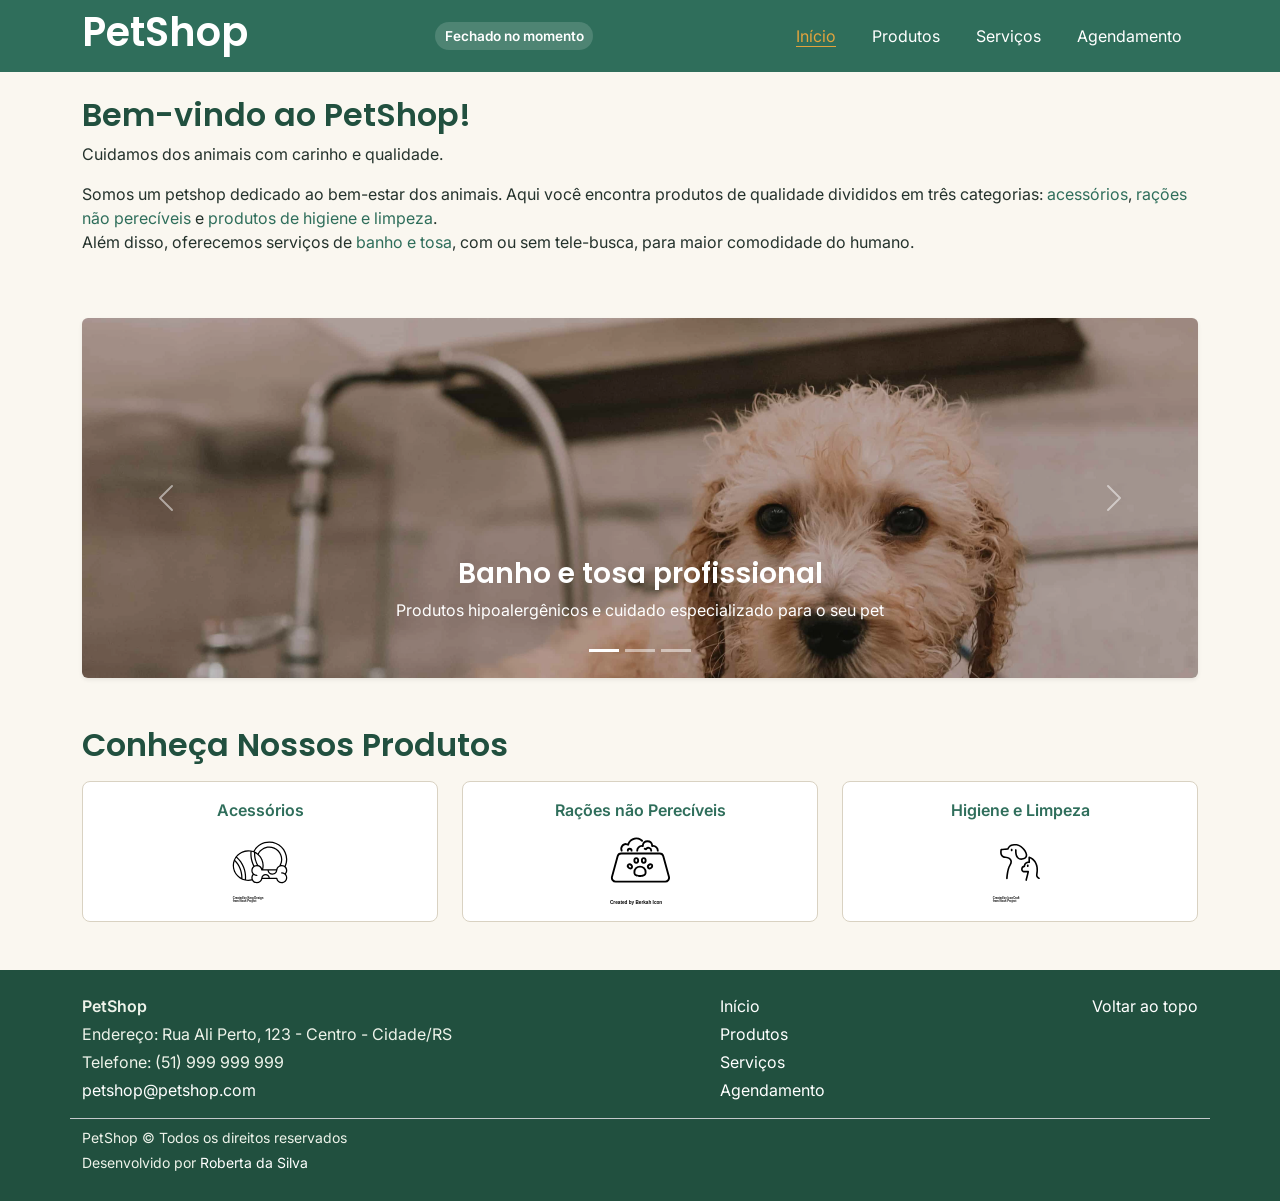
<file: index.html>
<!DOCTYPE html>
<html lang="pt-br">

<head>
  <meta charset="UTF-8">
  <meta name="viewport" content="width=device-width, initial-scale=1.0">
  <title>Início | PetShop</title>

  <!-- bootstrap -->
  <link href="https://cdn.jsdelivr.net/npm/bootstrap@5.3.3/dist/css/bootstrap.min.css" rel="stylesheet">
  <!-- fontes -->
  <link rel="preconnect" href="https://fonts.googleapis.com">
  <link rel="preconnect" href="https://fonts.gstatic.com" crossorigin>
  <link href="https://fonts.googleapis.com/css2?family=Inter:opsz@14..32&family=Poppins:wght@400;600&display=swap" rel="stylesheet">
  <!-- css -->
  <link rel="stylesheet" href="./src/css/style.css">
</head>

<body>
  <!-- acessibilidade: link para pular direto para o conteudo principal -->
  <a class="link-pular-conteudo" href="#conteudo">Pular para o conteúdo principal</a>

  <header id="header" class="header">
    <!-- nova div para manter o conteudo posicionado -->
    <div class="container d-flex flex-wrap align-items-center justify-content-between gap-3 py-2">

      <h1><a href="./index.html">PetShop</a></h1>

      <!-- tag com status de funcionamento de acordo com horario, atualizada com javascript -->
      <span id="status-funcionamento" class="status-funcionamento" role="status">
        Verificando horário...
      </span>


      <nav aria-label="Navegação primária">
        <ul class="nav gap-1">
          <li class="nav-item">
            <a class="nav-link" href="./index.html">Início</a>
          </li>
          <li class="nav-item">
            <a class="nav-link" href="./produtos.html">Produtos</a>
          </li>
          <li class="nav-item">
            <a class="nav-link" href="./servicos.html">Serviços</a>
          </li>
          <li class="nav-item">
            <a class="nav-link" href="./agendamento.html">Agendamento</a>
          </li>
        </ul>
      </nav>
    </div>
  </header>

  <main id="conteudo">
    <section class="container py-4">
      <h2>Bem-vindo ao PetShop!</h2>
      <p>Cuidamos dos animais com carinho e qualidade.</p>

      <p>Somos um petshop dedicado ao bem-estar dos animais. Aqui você encontra produtos de qualidade divididos em três categorias: <a href="produtos.html#acessorios">acessórios</a>, <a href="./produtos.html#racoes">rações não perecíveis</a> e <a href="./produtos.html#higiene">produtos de higiene e limpeza</a>.<br>
        Além disso, oferecemos serviços de <a href="./servicos.html">banho e tosa</a>, com ou sem tele-busca, para maior comodidade do humano.</p>
    </section>

    <!-- carrossel exigido na fase 2, section nova -->
    <section class="container py-4" aria-label="Destaques do Petshop">
      <div id="carrosselDestaques" class="carousel slide carousel-petshop rounded overflow-hidden shadow-sm" data-bs-ride="carousel">

        <div class="carousel-indicators">
          <button type="button" data-bs-target="#carrosselDestaques" data-bs-slide-to="0" class="active" aria-current="true" aria-label="Slide 1: Serviço de banho e tosa"></button>
          <button type="button" data-bs-target="#carrosselDestaques" data-bs-slide-to="1" aria-label="Slide 2: Tele-busca"></button>
          <button type="button" data-bs-target="#carrosselDestaques" data-bs-slide-to="2" aria-label="Slide 3: Produtos"></button>
        </div>

        <div class="carousel-inner">
          <div class="carousel-item active">
            <img src="./src/img/banho-tosa.jpg" class="d-block w-100" alt="Cachorro pequeno tomando banho em uma banheira, durante o serviço de banho e tosa">
            <div class="carousel-caption d-none d-md-block">
              <h3>Banho e tosa profissional</h3>
              <p>Produtos hipoalergênicos e cuidado especializado para o seu pet</p>
            </div>
          </div>

          <div class="carousel-item">
            <img src="./src/img/tele-busca.jpg" class="d-block w-100" alt="Cachorro dentro de um carro olhando pela janela">
            <div class="carousel-caption d-none d-md-block">
              <h3>Tele-busca disponível</h3>
              <p>Buscamos e entregamos seu pet com segurança, sem você sair de casa</p>
            </div>
          </div>

          <div class="carousel-item">
            <img src="./src/img/kit-banho.jpg" class="d-block w-100" alt="Kit de banho para animais com shampoo, escova e toalha">
            <div class="carousel-caption d-none d-md-block">
              <h3>Produtos de qualidade</h3>
              <p>Itens de higiene, rações e acessórios selecionados para o bem-estar do pet</p>
            </div>
          </div>
        </div>

        <button class="carousel-control-prev" type="button" data-bs-target="#carrosselDestaques" data-bs-slide="prev">
          <span class="carousel-control-prev-icon" aria-hidden="true"></span>
          <span class="visually-hidden">Slide anterior</span>
        </button>

        <button class="carousel-control-next" type="button" data-bs-target="#carrosselDestaques" data-bs-slide="next">
          <span class="carousel-control-next-icon" aria-hidden="true"></span>
          <span class="visually-hidden">Próximo slide</span>
        </button>

      </div>
    </section>

    <section class="container py-4">
      <h2>Conheça Nossos Produtos</h2>
      <ul class="row list-unstyled g-4 py-2">
        <li class="col-6 col-md-4">
          <a class="item-produto d-block text-center text-decoration-none p-3 h-100" href="./produtos.html#acessorios">
            <p class="fw-semibold mb-2">Acessórios</p>
            <div><img src="./src/icones/acessorios.svg" alt="" width="60"></div>
          </a>
        </li>

        <li class="col-6 col-md-4">
          <a class="item-produto d-block text-center text-decoration-none p-3 h-100" href="./produtos.html#racoes">
            <p class="fw-semibold mb-2">Rações não Perecíveis</p>
            <div><img src="./src/icones/racao.svg" alt="" width="60"></div>
          </a>
        </li>

        <li class="col-6 col-md-4">
          <a class="item-produto d-block text-center text-decoration-none p-3 h-100" href="./produtos.html#higiene">
            <p class="fw-semibold mb-2">Higiene e Limpeza</p>
            <div><img src="./src/icones/higiene.svg" alt="" width="60"></div>
          </a>
        </li>
      </ul>

    </section>
  </main>

  <footer class="footer py-4">
    <div class="container d-flex flex-wrap justify-content-between gap-3">
      <address class="mb-0">
        <p class="mb-1 fw-semibold">PetShop</p>
        <p class="mb-1">Endereço: Rua Ali Perto, 123 - Centro - Cidade/RS</p>
        <p class="mb-1">Telefone: (51) 999 999 999</p>
        <a href="mailto:petshop@petshop.com">
          petshop@petshop.com
        </a>
      </address>

      <nav aria-label="Links do rodapé">
        <ul class="nav flex-column gap-1">
          <li>
            <a href="./index.html">Início</a>
          </li>
          <li>
            <a href="./produtos.html">Produtos</a>
          </li>
          <li>
            <a href="./servicos.html">Serviços</a>
          </li>
          <li>
            <a href="./agendamento.html">Agendamento</a>
          </li>
        </ul>
      </nav>

      <a href="#header">Voltar ao topo</a>
    </div>

    <!-- nova div para manter o conteudo posicionado -->
    <div class="container mt-3 border-top border-secondary-subtle">
      <p class="mb-1 pt-2 small">PetShop © Todos os direitos reservados</p>
      <p class="mb-1 small">Desenvolvido por <a href="https://github.com/roberta-silva">Roberta da Silva</a></p>
    </div>
  </footer>

  <!-- js bootstrap: para o carrossel funcionar -->
  <script src="https://cdn.jsdelivr.net/npm/bootstrap@5.3.3/dist/js/bootstrap.bundle.min.js"></script>
  <script src="./src/js/script.js"></script>
</body>

</html>
</file>
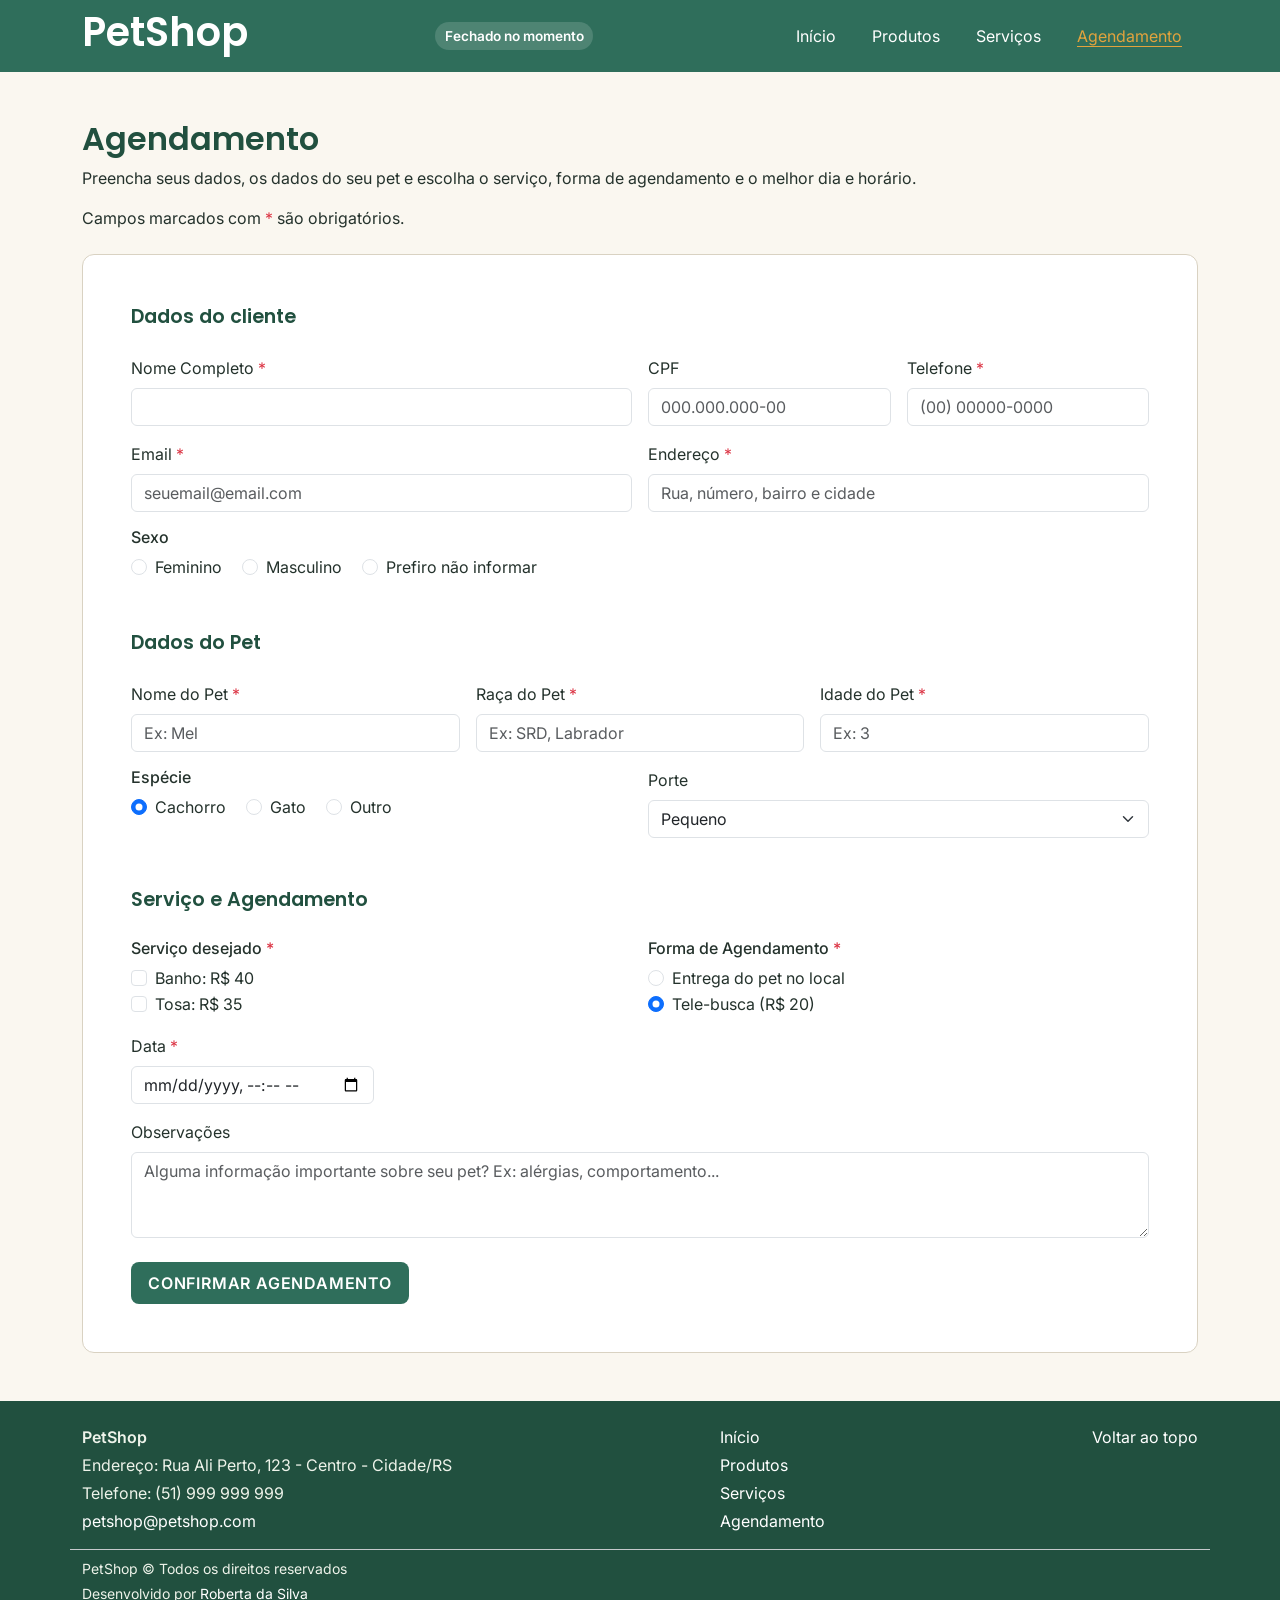
<file: agendamento.html>
<!DOCTYPE html>
<html lang="pt-br">

<head>
  <meta charset="UTF-8">
  <meta name="viewport" content="width=device-width, initial-scale=1.0">
  <title>Agendamento | PetShop</title>

  <!-- bootstrap -->
  <link href="https://cdn.jsdelivr.net/npm/bootstrap@5.3.3/dist/css/bootstrap.min.css" rel="stylesheet">
  <!-- fontes -->
  <link rel="preconnect" href="https://fonts.googleapis.com">
  <link rel="preconnect" href="https://fonts.gstatic.com" crossorigin>
  <link href="https://fonts.googleapis.com/css2?family=Inter:opsz@14..32&family=Poppins:wght@400;600&display=swap" rel="stylesheet">
  <!-- css -->
  <link rel="stylesheet" href="./src/css/style.css">
</head>

<body>
  <a class="link-pular-conteudo" href="#conteudo">Pular para o conteúdo principal</a>

  <header id="header" class="header">
    <!-- nova div para manter o conteudo posicionado -->
    <div class="container d-flex flex-wrap align-items-center justify-content-between gap-3 py-2">

      <h1><a href="./index.html">PetShop</a></h1>

      <span id="status-funcionamento" class="status-funcionamento" role="status">
        Verificando horário...
      </span>

      <nav aria-label="Navegação primária">
        <ul class="nav gap-1">
          <li class="nav-item">
            <a class="nav-link" href="./index.html">Início</a>
          </li>
          <li class="nav-item">
            <a class="nav-link" href="./produtos.html">Produtos</a>
          </li>
          <li class="nav-item">
            <a class="nav-link" href="./servicos.html">Serviços</a>
          </li>
          <li class="nav-item">
            <a class="nav-link" href="./agendamento.html">Agendamento</a>
          </li>
        </ul>
      </nav>
    </div>
  </header>

  <!-- pagina nova para o formulario de agendamento exigido na fase 2 -->
  <main id="conteudo" class="container my-5">
    <section class="mb-4">
      <h2>Agendamento</h2>
      <p>Preencha seus dados, os dados do seu pet e escolha o serviço, forma de agendamento e o melhor dia e horário.</p>
      <p>Campos marcados com <span class="text-danger" aria-hidden="true">*</span><span class="visually-hidden">(obrigatório)</span> são obrigatórios.</p>
    </section>

    <form id="form-agendamento" class="formulario p-4 p-md-5">

      <!-- dados do cliente -->
      <fieldset class="mb-5">
        <legend class="legenda">Dados do cliente</legend>

        <div class="row g-3">

          <div class="col-md-6">
            <label for="nome-cliente" class="form-label">Nome Completo <span class="text-danger">*</span></label>
            <input type="text" class="form-control" id="nome-cliente" name="nome-cliente" maxlength="60" required>
            <div class="invalid-feedback">Informe seu nome completo</div>
          </div>


          <div class="col-md-3">
            <label for="cpf" class="form-label">CPF</label>
            <input type="text" class="form-control" id="cpf" name="cpf" placeholder="000.000.000-00" maxlength="14">
            <div class="invalid-feedback">Informe um CPF válido no formato 000.000.000-00</div>
          </div>


          <div class="col-md-3">
            <label for="telefone" class="form-label">Telefone <span class="text-danger">*</span></label>
            <input type="tel" class="form-control" id="telefone" name="telefone" placeholder="(00) 00000-0000" maxlength="15" required>
            <div class="invalid-feedback">Informe um telefone válido com DDD</div>
          </div>

          <div class="col-md-6">
            <label for="email" class="form-label">Email <span class="text-danger">*</span></label>
            <input type="mail" class="form-control" id="email" name="email" placeholder="seuemail@email.com" maxlength="60" required>
            <div class="invalid-feedback">Informe um email válido</div>
          </div>

          <div class="col-md-6">
            <label for="endereco-cliente" class="form-label">Endereço <span class="text-danger">*</span></label>
            <input type="text" class="form-control" id="endereco-cliente" name="endereco-cliente" maxlength="100" placeholder="Rua, número, bairro e cidade" required>
            <div class="invalid-feedback">Informe seu endereço completo</div>
          </div>

          <div class="col-12">
            <fieldset>
              <legend class="h6 fs-titulo">Sexo</legend>
              <div class="form-check form-check-inline">
                <input class="form-check-input" type="radio" name="sexo" id="sexo-feminino" value="feminino">
                <label class="form-check-label" for="sexo-feminino">Feminino</label>
              </div>

              <div class="form-check form-check-inline">
                <input class="form-check-input" type="radio" name="sexo" id="sexo-masculino" value="masculino">
                <label class="form-check-label" for="sexo-masculino">Masculino</label>
              </div>

              <div class="form-check form-check-inline">
                <input class="form-check-input" type="radio" name="sexo" id="sexo-nao-informar" value="nao-informar">
                <label class="form-check-label" for="sexo-nao-informar">Prefiro não informar</label>
              </div>
            </fieldset>
          </div>
        </div>
      </fieldset>

      <!-- dados do pet -->
      <fieldset class="mb-5">
        <legend class="legenda">Dados do Pet</legend>
        <div class="row g-3">

          <div class="col-md-4">
            <label for="nome-pet" class="form-label">Nome do Pet <span class="text-danger">*</span></label>
            <input type="text" class="form-control" id="nome-pet" name="nome-pet" max="60" placeholder="Ex: Mel" required>
            <div class="invalid-feedback">Informe o nome do pet</div>
          </div>

          <div class="col-md-4">
            <label for="raca-pet" class="form-label">Raça do Pet <span class="text-danger">*</span></label>
            <input type="text" class="form-control" id="raca-pet" name="raca-pet" maxlength="60" placeholder="Ex: SRD, Labrador" required>
            <div class="invalid-feedback">Informe a raça do pet</div>
          </div>

          <div class="col-md-4">
            <label for="idade-pet" class="form-label">Idade do Pet <span class="text-danger">*</span></label>
            <input type="number" class="form-control" id="idade-pet" name="idade-pet" min="0" max="30" placeholder="Ex: 3" required>
            <div class="invalid-feedback">Informe a idade do pet</div>
          </div>

          <div class="col-md-6">
            <fieldset>
              <legend class="h6 fs-titulo">Espécie</legend>

              <div class="form-check form-check-inline">
                <input type="radio" class="form-check-input" name="especie" id="especie-cachorro" checked>
                <label for="especie-cachorro" class="form-check-label">Cachorro</label>
              </div>

              <div class="form-check form-check-inline">
                <input type="radio" class="form-check-input" name="especie" id="especie-gato">
                <label for="especie-gato" class="form-check-label">Gato</label>
              </div>

              <div class="form-check form-check-inline">
                <input type="radio" class="form-check-input" name="especie" id="especie-outro">
                <label for="especie-outro" class="form-check-label">Outro</label>
              </div>
            </fieldset>
          </div>

          <div class="col-md-6">
            <label for="porte-pet" class="form-label">Porte</label>
            <select name="porte-pet" id="porte-pet" class="form-select">
              <option value="pequeno" selected>Pequeno</option>
              <option value="medio">Medio</option>
              <option value="grande">Grande</option>
            </select>
          </div>
        </div>
      </fieldset>

      <!-- servico e agendamento -->
      <fieldset class="mb-4">
        <legend class="legenda">Serviço e Agendamento</legend>

        <div class="row g-3">

          <div class="col-md-6" id="grupo-servicos">
            <fieldset>
              <legend class="h6 fs-titulo">Serviço desejado <span class="text-danger">*</span></legend>
              <div class="form-check">
                <input type="checkbox" name="servico" class="form-check-input" id="servico-banho" value="banho">
                <label for="servico-banho" class="form-check-label">Banho: R$ 40</label>
              </div>

              <div class="form-check">
                <input type="checkbox" name="servico" class="form-check-input" id="servico-tosa" value="tosa">
                <label for="servico-tosa" class="form-check-label">Tosa: R$ 35</label>
              </div>

              <div id="aviso-servico" class="text-danger small" aria-live="polite"></div>
            </fieldset>
          </div>

          <div class="col-md-6">
            <fieldset>
              <legend class="h6 fs-titulo">Forma de Agendamento <span class="text-danger">*</span></legend>

              <div class="form-check">
                <input class="form-check-input" type="radio" name="forma-agendamento" id="agendamento-local" value="local" checked required>
                <label class="form-check-label" for="agendamento-local">Entrega do pet no local</label>
              </div>

              <div class="form-check">
                <input class="form-check-input" type="radio" name="forma-agendamento" id="agendamento-tele-busca" value="tele-busca" checked required>
                <label class="form-check-label" for="agendamento-tele-busca">Tele-busca (R$ 20)</label>
              </div>
            </fieldset>
          </div>

          <div class="col-md-3">
            <label class="form-label" for="data-agendamento">Data <span class="text-danger">*</span></label>
            <input class="form-control" id="data-agendamento" name="data-agendamento" type="datetime-local" min="" required>

            <div id="aviso-data" class="text-danger small" aria-live="polite"></div>
            <div class="invalid-feedback">Escolha uma data válida</div>
          </div>

          <div class="col-12">

            <label for="observacoes" class="form-label">Observações</label>
            <textarea class="form-control" name="observacoes" id="observacoes" rows="3" maxlength="200" placeholder="Alguma informação importante sobre seu pet? Ex: alérgias, comportamento..."></textarea>
          </div>
        </div>
      </fieldset>

      <button type="submit" class="btn btn-petshop btn-lg">Confirmar Agendamento</button>

      <!-- mensagem de sucesso exibida via javascript após o envio do form -->
      <div id="confirmacao-envio" class="alert alert-success mt-4 d-none" role="alert" tabindex="-1"></div>
    </form>
  </main>

  <footer class="footer py-4">
    <div class="container d-flex flex-wrap justify-content-between gap-3">
      <address class="mb-0">
        <p class="mb-1 fw-semibold">PetShop</p>
        <p class="mb-1">Endereço: Rua Ali Perto, 123 - Centro - Cidade/RS</p>
        <p class="mb-1">Telefone: (51) 999 999 999</p>
        <a href="mailto:petshop@petshop.com">
          petshop@petshop.com
        </a>
      </address>

      <nav aria-label="Links do rodapé">
        <ul class="nav flex-column gap-1">
          <li>
            <a href="./index.html">Início</a>
          </li>
          <li>
            <a href="./produtos.html">Produtos</a>
          </li>
          <li>
            <a href="./servicos.html">Serviços</a>
          </li>
          <li>
            <a href="./agendamento.html">Agendamento</a>
          </li>
        </ul>
      </nav>

      <a href="#header">Voltar ao topo</a>
    </div>

    <!-- nova div para manter o conteudo posicionado -->
    <div class="container mt-3 border-top border-secondary-subtle">
      <p class="mb-1 pt-2 small">PetShop © Todos os direitos reservados</p>
      <p class="mb-1 small">Desenvolvido por <a href="https://github.com/roberta-silva">Roberta da Silva</a></p>
    </div>
  </footer>

  <!-- js bootstrap: para o carrossel funcionar -->
  <script src="https://cdn.jsdelivr.net/npm/bootstrap@5.3.3/dist/js/bootstrap.bundle.min.js"></script>
  <script src="./src/js/script.js"></script>
  <script src="./src/js/formulario.js"></script>
</body>


</html>
</file>
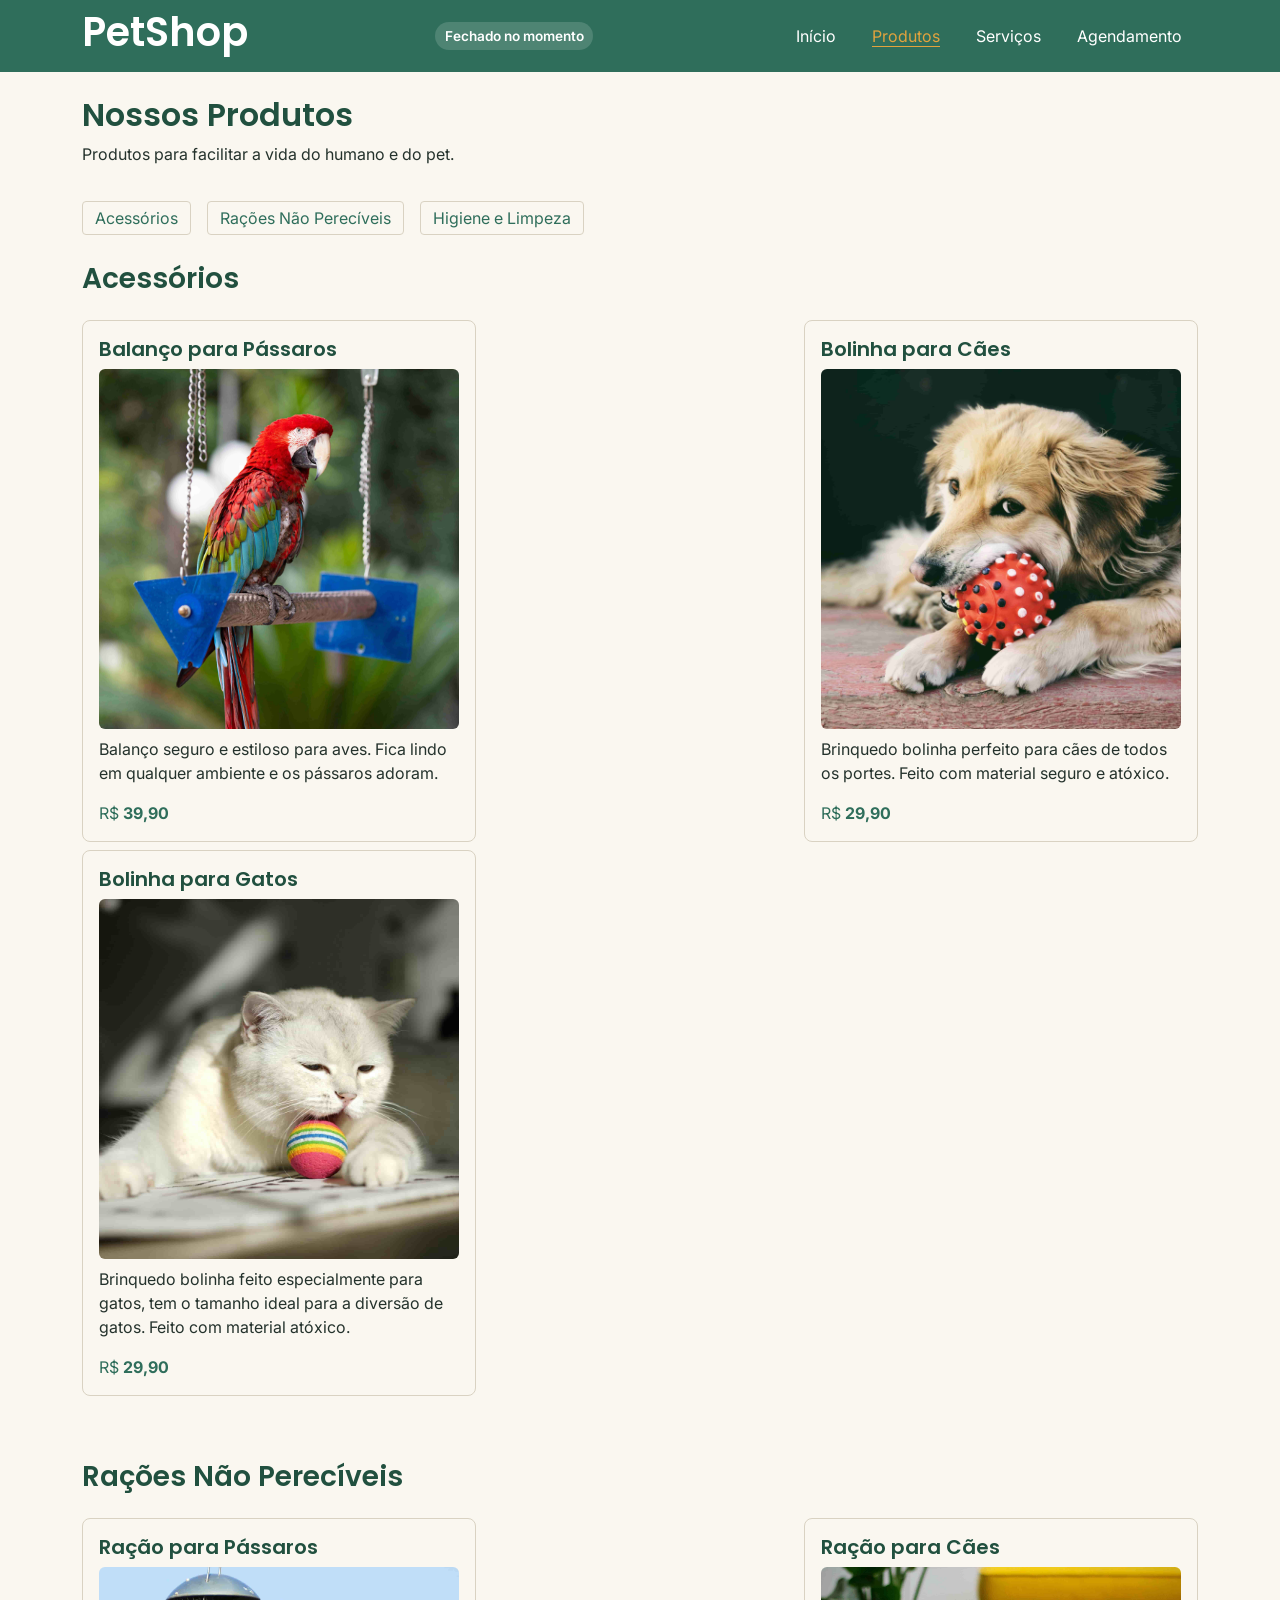
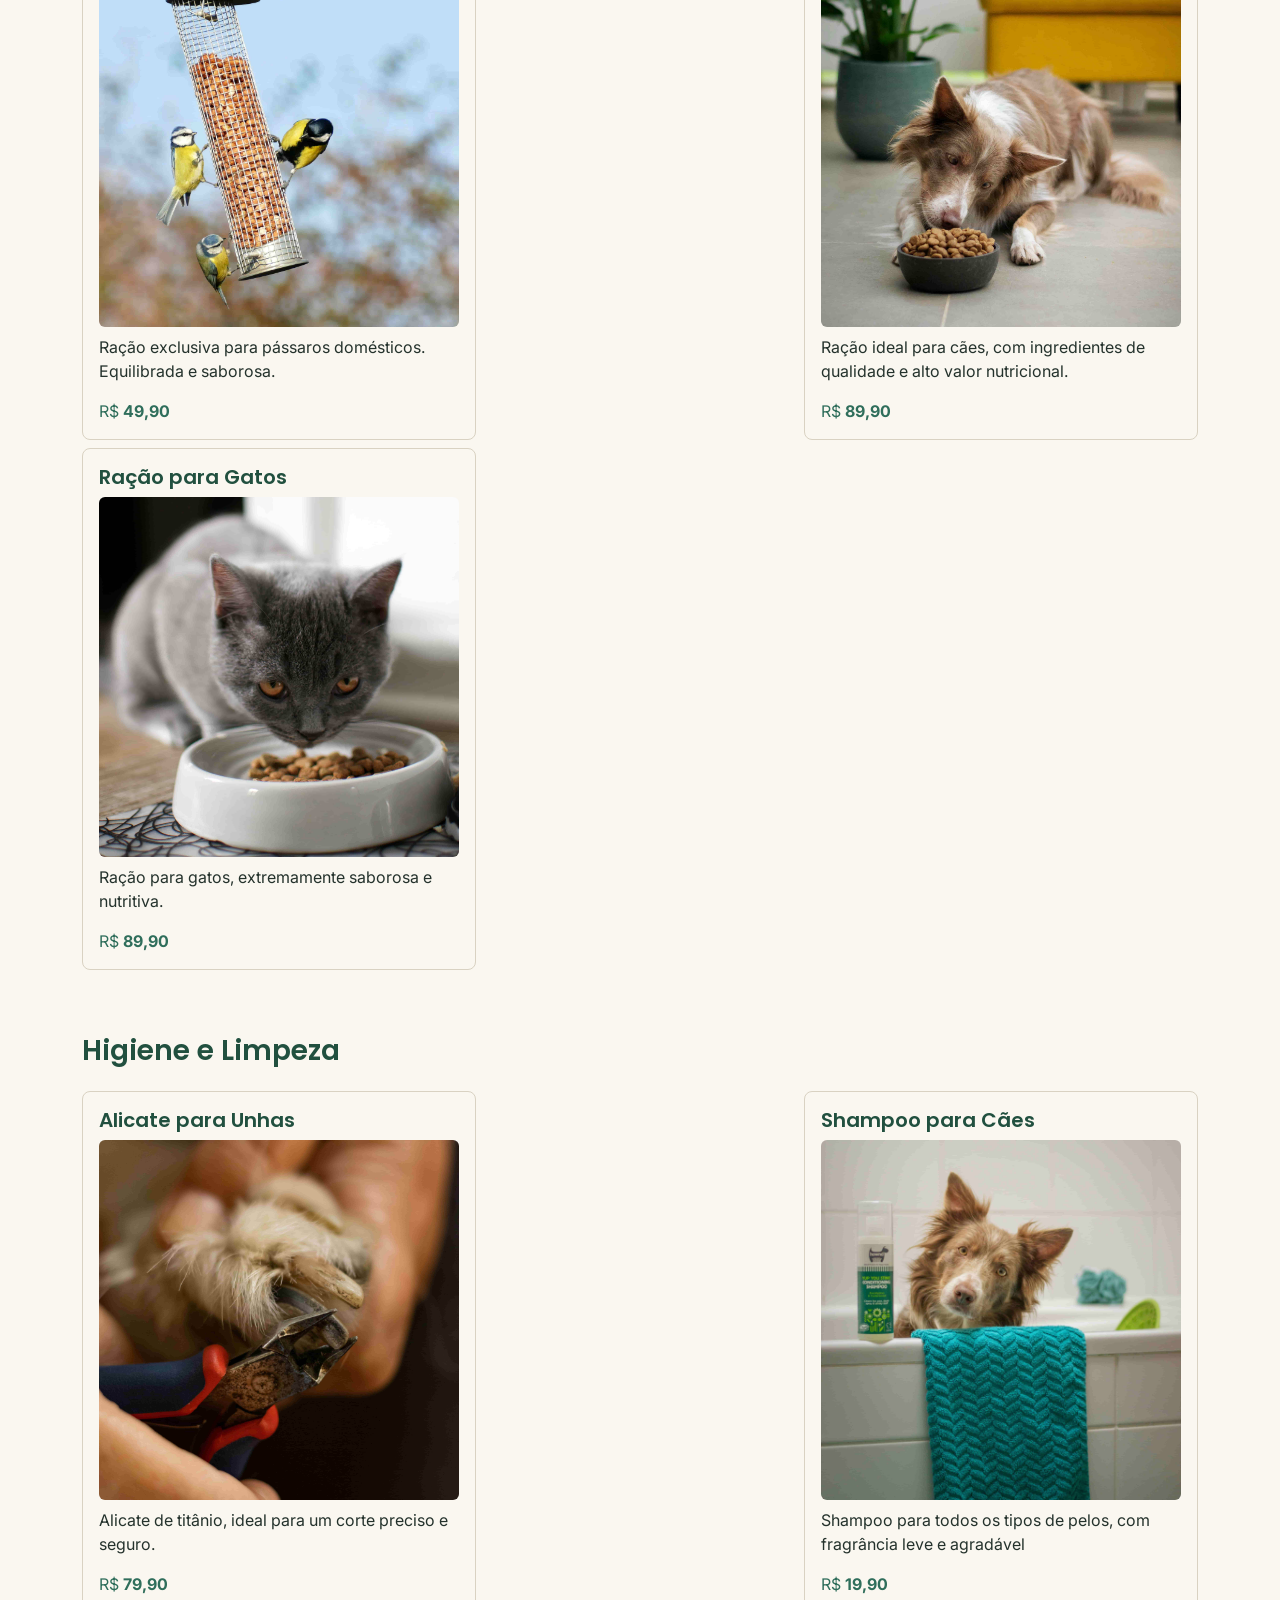
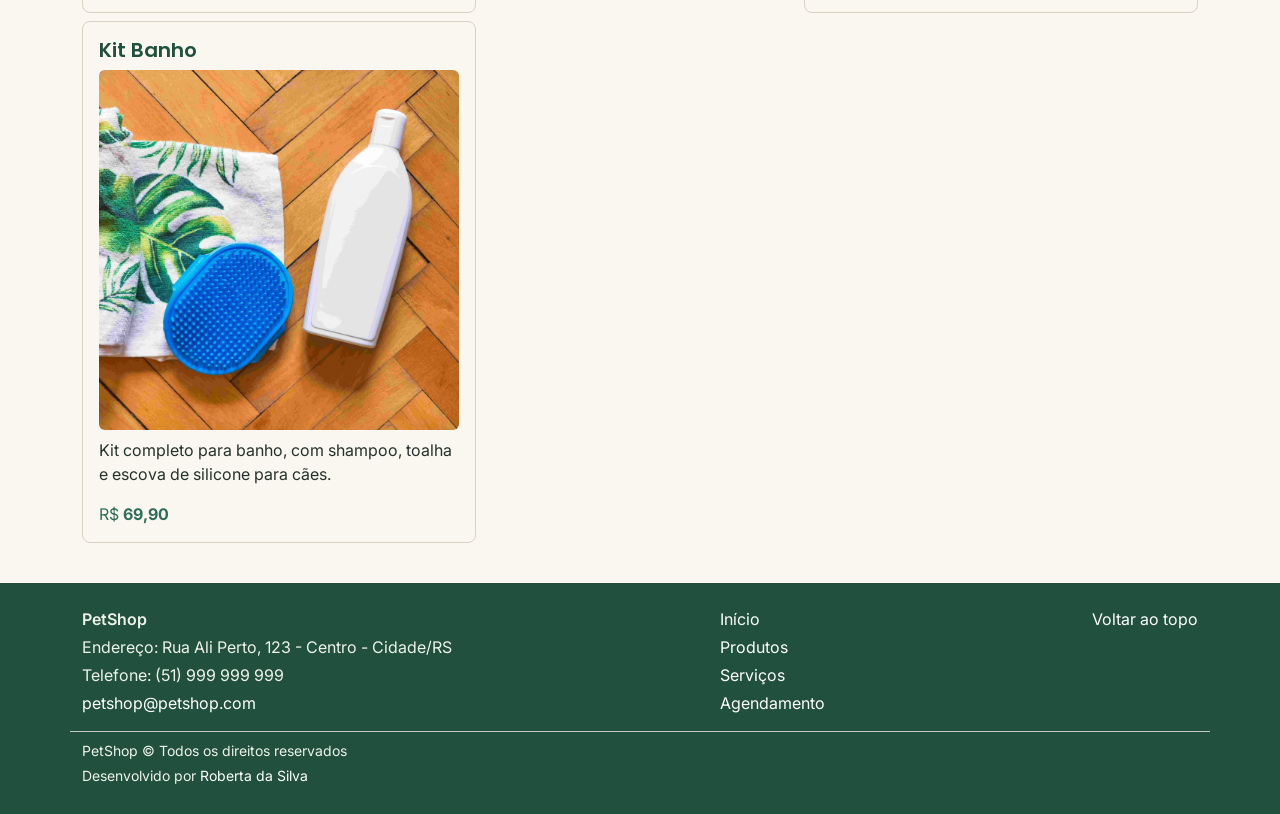
<file: produtos.html>
<!DOCTYPE html>
<html lang="pt-br">

<head>
  <meta charset="UTF-8">
  <meta name="viewport" content="width=device-width, initial-scale=1.0">
  <title>Produtos | PetShop </title>

  <!-- bootstrap -->
  <link href="https://cdn.jsdelivr.net/npm/bootstrap@5.3.3/dist/css/bootstrap.min.css" rel="stylesheet">
  <!-- fontes -->
  <link rel="preconnect" href="https://fonts.googleapis.com">
  <link rel="preconnect" href="https://fonts.gstatic.com" crossorigin>
  <link href="https://fonts.googleapis.com/css2?family=Inter:opsz@14..32&family=Poppins:wght@400;600&display=swap" rel="stylesheet">
  <!-- css -->
  <link rel="stylesheet" href="./src/css/style.css">
</head>

<body>
  <a class="link-pular-conteudo" href="#conteudo">Pular para o conteúdo principal</a>


  <header id="header" class="header">
    <!-- nova div para manter o conteudo posicionado -->
    <div class="container d-flex flex-wrap align-items-center justify-content-between gap-3 py-2">

      <h1><a href="./index.html">PetShop</a></h1>

      <span id="status-funcionamento" class="status-funcionamento" role="status">
        Verificando horário...
      </span>

      <nav aria-label="Navegação primária">
        <ul class="nav gap-1">
          <li class="nav-item">
            <a class="nav-link" href="./index.html">Início</a>
          </li>
          <li class="nav-item">
            <a class="nav-link" href="./produtos.html">Produtos</a>
          </li>
          <li class="nav-item">
            <a class="nav-link" href="./servicos.html">Serviços</a>
          </li>
          <li class="nav-item">
            <a class="nav-link" href="./agendamento.html">Agendamento</a>
          </li>
        </ul>
      </nav>
    </div>
  </header>

  <main id="conteudo" class="container">

    <section class="py-4">
      <h2>Nossos Produtos</h2>
      <p>Produtos para facilitar a vida do humano e do pet.</p>
    </section>

    <section class="pb-2">
      <h3 class="visually-hidden">Categorias</h3>
      <nav aria-label="Categorias de produtos">
        <ul class="nav gap-3 mb-0">
          <li class="nav-item"><a class="categorias-produtos" href="#acessorios">Acessórios</a></li>
          <li class="nav-item"><a class="categorias-produtos" href="#racoes">Rações Não Perecíveis</a></li>
          <li class="nav-item"><a class="categorias-produtos" href="#higiene">Higiene e Limpeza</a></li>
        </ul>
      </nav>
    </section>

    <section id="acessorios" class="py-4">
      <h3 class="pb-3">Acessórios</h3>

      <ul class="list-unstyled d-flex flex-wrap justify-content-between gap-2">
        <li class="produtos-item p-3">
          <h4 class="fs-5">Balanço para Pássaros</h4>
          <div><img class="img-fluid rounded mb-2" src="./src/img/balanco-aves.jpg" alt="Arara colorida em um balanço para aves."></div>
          <p>Balanço seguro e estiloso para aves. Fica lindo em qualquer ambiente e os pássaros adoram.</p>
          <span class="preco">R$ <strong>39,90</strong></span>
        </li>
        <li class="produtos-item p-3">
          <h4 class="fs-5">Bolinha para Cães</h4>
          <div><img class="img-fluid rounded mb-2" src="./src/img/bolinha-caes.jpg" alt="Cachorro brincando com uma bola vermelha."></div>
          <p>Brinquedo bolinha perfeito para cães de todos os portes. Feito com material seguro e atóxico.</p>
          <span class="preco">R$ <strong>29,90</strong></span>
        </li>
        <li class="produtos-item p-3">
          <h4 class="fs-5">Bolinha para Gatos</h4>
          <div><img class="img-fluid rounded mb-2" src="./src/img/bolinha-gatos.jpg" alt="Gato branco brincando com uma bola colorida."></div>
          <p>Brinquedo bolinha feito especialmente para gatos, tem o tamanho ideal para a diversão de gatos. Feito com material atóxico.</p>
          <span class="preco">R$ <strong>29,90</strong></span>
        </li>
      </ul>
    </section>

    <section id="racoes" class="py-4">
      <h3 class="pb-3">Rações Não Perecíveis</h3>
      <ul class="list-unstyled d-flex flex-wrap justify-content-between gap-2">
        <li class="produtos-item p-3">
          <h4 class="fs-5">Ração para Pássaros</h4>
          <div><img class="img-fluid rounded mb-2" src="./src/img/racao-aves.jpg" alt="Comedouro com ração para aves e pássaros ao redor."></div>
          <p>Ração exclusiva para pássaros domésticos. Equilibrada e saborosa.</p>
          <span class="preco">R$ <strong>49,90</strong></span>
        </li>
        <li class="produtos-item p-3">
          <h4 class="fs-5">Ração para Cães</h4>
          <div><img class="img-fluid rounded mb-2" src="./src/img/racao-caes.jpg" alt="Cachorro comendo ração em uma tigela."></div>
          <p>Ração ideal para cães, com ingredientes de qualidade e alto valor nutricional.</p>
          <span class="preco">R$ <strong>89,90</strong></span>
        </li>
        <li class="produtos-item p-3">
          <h4 class="fs-5">Ração para Gatos</h4>
          <div><img class="img-fluid rounded mb-2" src="./src/img/racao-gatos.jpg" alt="Gato cinza comendo ração em uma tigela."></div>
          <p>Ração para gatos, extremamente saborosa e nutritiva.</p>
          <span class="preco">R$ <strong>89,90</strong></span>
        </li>
      </ul>
    </section>

    <section id="higiene" class="py-4">
      <h3 class="pb-3">Higiene e Limpeza</h3>
      <ul class="list-unstyled d-flex flex-wrap justify-content-between gap-2">
        <li class="produtos-item p-3">
          <h4 class="fs-5">Alicate para Unhas</h4>
          <div><img class="img-fluid rounded mb-2" src="./src/img/alicate.jpg" alt="Alicate sendo utilizado para cortar as unhas de um cachorro."></div>
          <p>Alicate de titânio, ideal para um corte preciso e seguro.</p>
          <span class="preco">R$ <strong>79,90</strong></span>
        </li>
        <li class="produtos-item p-3">
          <h4 class="fs-5">Shampoo para Cães</h4>
          <div><img class="img-fluid rounded mb-2" src="./src/img/shampoo.jpg" alt="Cachorro em uma banheira ao lado de um frasco de shampoo."></div>
          <p>Shampoo para todos os tipos de pelos, com fragrância leve e agradável</p>
          <span class="preco">R$ <strong>19,90</strong></span>
        </li>
        <li class="produtos-item p-3">
          <h4 class="fs-5">Kit Banho</h4>
          <div><img class="img-fluid rounded mb-2" src="./src/img/kit-banho.jpg" alt="Kit de banho para animais com shampoo, escova e toalha."></div>
          <p>Kit completo para banho, com shampoo, toalha e escova de silicone para cães.</p>
          <span class="preco">R$ <strong>69,90</strong></span>
        </li>
      </ul>

    </section>
  </main>

  <footer class="footer py-4">
    <div class="container d-flex flex-wrap justify-content-between gap-3">
      <address class="mb-0">
        <p class="mb-1 fw-semibold">PetShop</p>
        <p class="mb-1">Endereço: Rua Ali Perto, 123 - Centro - Cidade/RS</p>
        <p class="mb-1">Telefone: (51) 999 999 999</p>
        <a href="mailto:petshop@petshop.com">
          petshop@petshop.com
        </a>
      </address>

      <nav aria-label="Links do rodapé">
        <ul class="nav flex-column gap-1">
          <li>
            <a href="./index.html">Início</a>
          </li>
          <li>
            <a href="./produtos.html">Produtos</a>
          </li>
          <li>
            <a href="./servicos.html">Serviços</a>
          </li>
          <li>
            <a href="./agendamento.html">Agendamento</a>
          </li>
        </ul>
      </nav>

      <a href="#header">Voltar ao topo</a>
    </div>

    <!-- nova div para manter o conteudo posicionado -->
    <div class="container mt-3 border-top border-secondary-subtle">
      <p class="mb-1 pt-2 small">PetShop © Todos os direitos reservados</p>
      <p class="mb-1 small">Desenvolvido por <a href="https://github.com/roberta-silva">Roberta da Silva</a></p>
    </div>
  </footer>

  <!-- js bootstrap: para o carrossel funcionar -->
  <script src="https://cdn.jsdelivr.net/npm/bootstrap@5.3.3/dist/js/bootstrap.bundle.min.js"></script>
  <script src="./src/js/script.js"></script>
</body>

</html>
</file>
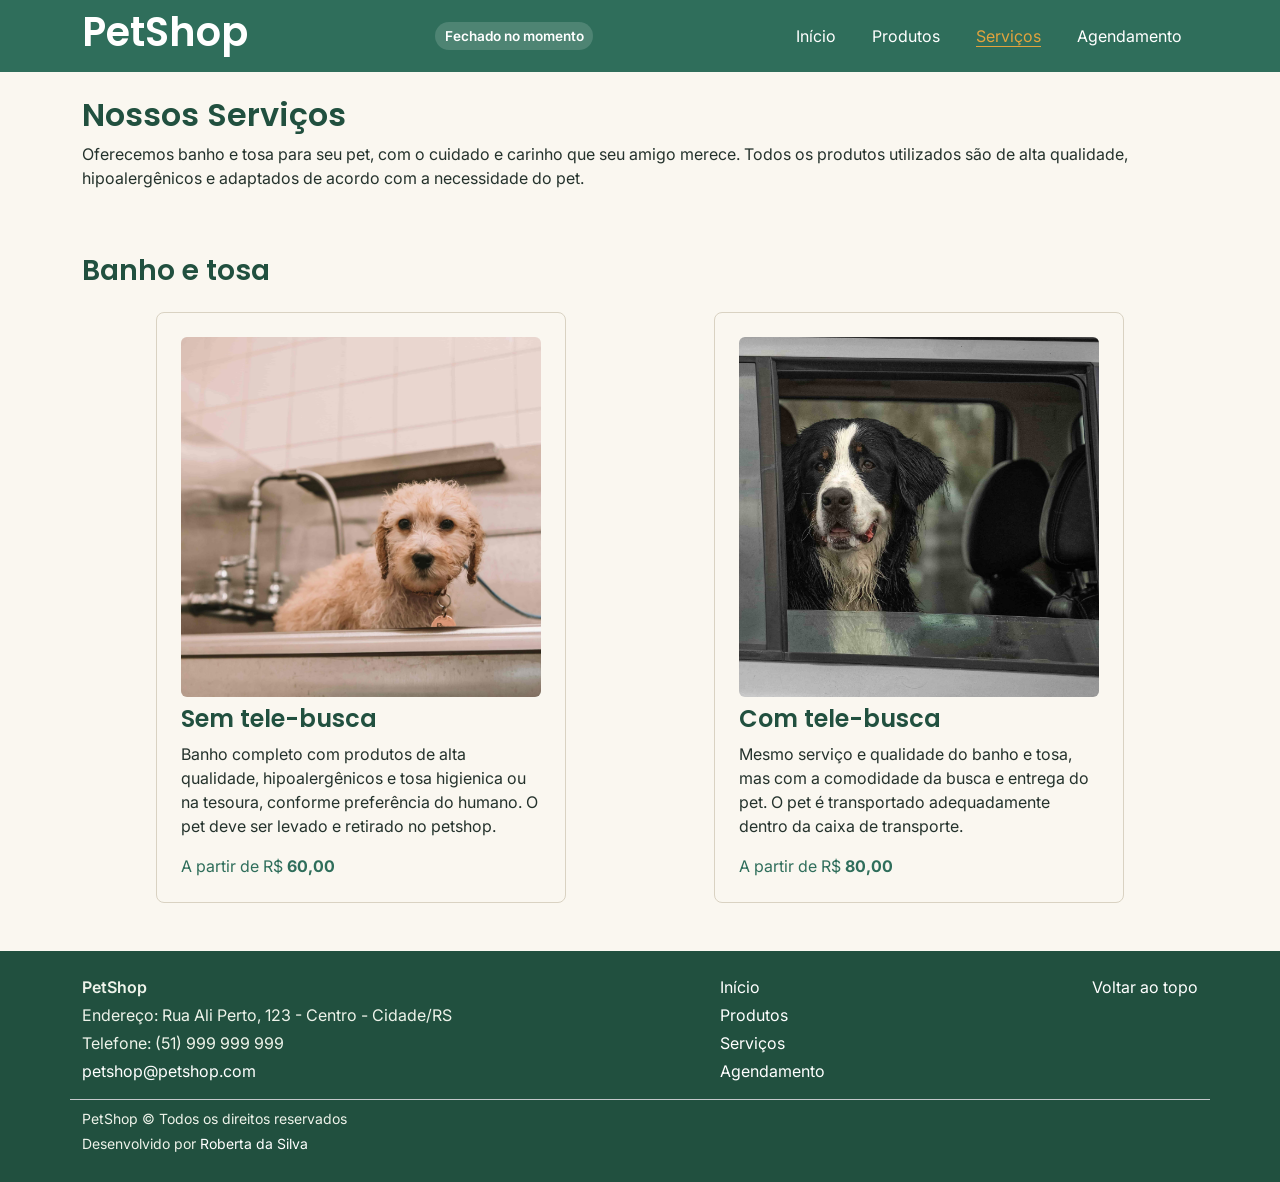
<file: servicos.html>
<!DOCTYPE html>
<html lang="pt-br">

<head>
  <meta charset="UTF-8">
  <meta name="viewport" content="width=device-width, initial-scale=1.0">
  <title>Serviços | PetShop</title>

  <!-- bootstrap -->
  <link href="https://cdn.jsdelivr.net/npm/bootstrap@5.3.3/dist/css/bootstrap.min.css" rel="stylesheet">
  <!-- fontes -->
  <link rel="preconnect" href="https://fonts.googleapis.com">
  <link rel="preconnect" href="https://fonts.gstatic.com" crossorigin>
  <link href="https://fonts.googleapis.com/css2?family=Inter:opsz@14..32&family=Poppins:wght@400;600&display=swap" rel="stylesheet">
  <!-- css -->
  <link rel="stylesheet" href="./src/css/style.css">
</head>

<body>
  <a class="link-pular-conteudo" href="#conteudo">Pular para o conteúdo principal</a>

  <header id="header" class="header">
    <!-- nova div para manter o conteudo posicionado -->
    <div class="container d-flex flex-wrap align-items-center justify-content-between gap-3 py-2">

      <h1><a href="./index.html">PetShop</a></h1>

      <span id="status-funcionamento" class="status-funcionamento" role="status">
        Verificando horário...
      </span>

      <nav aria-label="Navegação primária">
        <ul class="nav gap-1">
          <li class="nav-item">
            <a class="nav-link" href="./index.html">Início</a>
          </li>
          <li class="nav-item">
            <a class="nav-link" href="./produtos.html">Produtos</a>
          </li>
          <li class="nav-item">
            <a class="nav-link" href="./servicos.html">Serviços</a>
          </li>
          <li class="nav-item">
            <a class="nav-link" href="./agendamento.html">Agendamento</a>
          </li>
        </ul>
      </nav>
    </div>
  </header>

  <main id="conteudo" class="container">
    <section class="py-4">
      <h2>Nossos Serviços</h2>
      <p>Oferecemos banho e tosa para seu pet, com o cuidado e carinho que seu amigo merece. Todos os produtos utilizados são de alta qualidade, hipoalergênicos e adaptados de acordo com a necessidade do pet.</p>
    </section>

    <section class="py-4">
      <h3>Banho e tosa</h3>

      <!-- nova div para posicionar o conteudo -->
      <div class="d-flex flex-wrap justify-content-around my-4">

        <div class="produtos-item p-4">
          <div><img class="img-fluid rounded mb-2" src="./src/img/banho-tosa.jpg" alt="Cachorro pequeno tomando banho em uma banheira." width="380px"></div>
          <div class="d-flex flex-column justify-content-around">
            <h4>Sem tele-busca</h4>
            <p>Banho completo com produtos de alta qualidade, hipoalergênicos e tosa higienica ou na tesoura, conforme preferência do humano. O pet deve ser levado e retirado no petshop.</p>
            <span class="preco">A partir de R$ <strong>60,00</strong></span>
          </div>
        </div>

        <div class="produtos-item p-4">
          <div><img class="img-fluid rounded mb-2" src="./src/img/tele-busca.jpg" alt="Cachorro dentro de um carro olhando pela janela." width="380px"></div>
          <div class="d-flex flex-column justify-content-around">
            <h4>Com tele-busca</h4>
            <p>Mesmo serviço e qualidade do banho e tosa, mas com a comodidade da busca e entrega do pet. O pet é transportado adequadamente dentro da caixa de transporte.</p>
            <span class="preco">A partir de R$ <strong>80,00</strong></span>
          </div>
        </div>

      </div>
    </section>
  </main>

  <footer class="footer py-4">
    <div class="container d-flex flex-wrap justify-content-between gap-3">
      <address class="mb-0">
        <p class="mb-1 fw-semibold">PetShop</p>
        <p class="mb-1">Endereço: Rua Ali Perto, 123 - Centro - Cidade/RS</p>
        <p class="mb-1">Telefone: (51) 999 999 999</p>
        <a href="mailto:petshop@petshop.com">
          petshop@petshop.com
        </a>
      </address>

      <nav aria-label="Links do rodapé">
        <ul class="nav flex-column gap-1">
          <li>
            <a href="./index.html">Início</a>
          </li>
          <li>
            <a href="./produtos.html">Produtos</a>
          </li>
          <li>
            <a href="./servicos.html">Serviços</a>
          </li>
          <li>
            <a href="./agendamento.html">Agendamento</a>
          </li>
        </ul>
      </nav>

      <a href="#header">Voltar ao topo</a>
    </div>

    <!-- nova div para manter o conteudo posicionado -->
    <div class="container mt-3 border-top border-secondary-subtle">
      <p class="mb-1 pt-2 small">PetShop © Todos os direitos reservados</p>
      <p class="mb-1 small">Desenvolvido por <a href="https://github.com/roberta-silva">Roberta da Silva</a></p>
    </div>
  </footer>

  <!-- js bootstrap: para o carrossel funcionar -->
  <script src="https://cdn.jsdelivr.net/npm/bootstrap@5.3.3/dist/js/bootstrap.bundle.min.js"></script>
  <script src="./src/js/script.js"></script>
</body>


</html>
</file>
<file: src/css/style.css>
:root {
  --cor-primaria: #2f6e5b;
  --cor-primaria-escura: #21503f;
  --cor-destaque: #e2a33d;
  --cor-destaque-escura: #c4841f;
  --cor-fundo: #faf7f0;
  --cor-fundo-alt: #eef3ea;
  --cor-texto: #24322c;
  --cor-texto-suave: #55635c;
  --cor-borda: #d9d2c2;

  --fonte-titulo: 'Poppins', sans-serif;
  --fonte-corpo: 'Inter', sans-serif;
}

body {
  font-family: var(--fonte-corpo);
  color: var(--cor-texto);
  background-color: var(--cor-fundo);
}
h1,
h2,
h3,
h4 {
  font-family: var(--fonte-titulo);
  font-weight: 600;
  color: var(--cor-primaria-escura);
}

a {
  color: var(--cor-primaria);
  text-decoration: none;
}

a:hover {
  color: var(--cor-primaria-escura);
}
img {
  max-width: 100%;
}

/* Link Pular para o conteúdo */
.link-pular-conteudo {
  position: absolute;
  left: -999px;
  top: 0;
  z-index: 2000;
  padding: 0.75rem 1.25rem;
  background-color: var(--cor-primaria-escura);
  color: #fff;
  border-radius: 0 0 0.5rem 0;
}
.link-pular-conteudo:focus {
  left: 0;
}

/* header */
.header {
  background-color: var(--cor-primaria);
}
.header a {
  color: #fff;
}
.header .nav-link:hover,
.header .nav-link:focus {
  color: var(--cor-destaque);
}

.header .nav-link.active {
  color: var(--cor-destaque);
  text-decoration: underline;
  text-underline-offset: 4px;
}

/* carrossel */
.carousel-petshop .carousel-item img {
  height: 360px;
  object-fit: cover;
  filter: brightness(0.75);
}
.carousel-petshop .carousel-caption h3 {
  color: #fff;
}

/*conheca nossos produtos */
.item-produto {
  border: 1px solid var(--cor-borda);
  background-color: #fff;
  border-radius: 0.5rem;
  transition:
    transform 0.15s ease,
    box-shadow 0.15s ease;
}
.item-produto:hover,
.item-produto:focus-within {
  transform: translateY(-4px);
  box-shadow: 0 0.75rem 1.25rem rgba(0, 0, 0, 0.1);
}

/* pagina produtos */
.categorias-produtos {
  padding: 6px 12px;
  border: 1px solid var(--cor-borda);
  border-radius: 4px;
}
.categorias-produtos:hover {
  color: var(--cor-destaque-escura);
}
.produtos-item {
  border: 1px solid var(--cor-borda);
  border-radius: 0.5rem;
  transition:
    transform 0.15s ease,
    box-shadow 0.15s ease;
}
.produtos-item:hover,
.produtos-item:focus-within {
  transform: translateY(-4px);
  box-shadow: 0 0.75rem 1.25rem rgba(0, 0, 0, 0.1);
}
.produtos-item img,
.produtos-item p {
  max-width: 360px;
}
.preco {
  color: var(--cor-primaria);
}

/* formulario agendamento */
.formulario {
  background-color: #fff;
  border: 1px solid var(--cor-borda);
  border-radius: 0.75rem;
}

.legenda {
  font-family: var(--fonte-titulo);
  color: var(--cor-primaria-escura);
  font-weight: 600;
  font-size: 1.2rem;
}

.resumo-agendamento {
  background-color: var(--cor-fundo-alt);
  border: 1px dashed var(--cor-primaria);
  border-radius: 0.5rem;
}
.is-invalid-custom {
  border: 1px solid #b02a2a;
  border-radius: 0.5rem;
  padding: 0.5rem;
}

.btn-petshop {
  background-color: var(--cor-primaria);
  color: #fff;
  font-size: 1rem;
  font-weight: 600;
  text-transform: uppercase;
  letter-spacing: 0.05em;
}

.btn-petshop:hover,
.btn-petshop :focus {
  background-color: var(--cor-primaria-escura);
  color: #fff;
}

/* status */
.status-funcionamento {
   font-size: 0.85rem;
  font-weight: 600;
  padding: 0.25rem 0.6rem;
  border-radius: 999px;
  background-color: rgba(255, 255, 255, 0.15);
  color: #fff;
}

/* footer */
.footer {
  background-color: var(--cor-primaria-escura);
  color: var(--cor-fundo-alt);
}

.footer a {
  color: #fff;
}

.footer a:hover {
  color: var(--cor-destaque);
}
</file>
